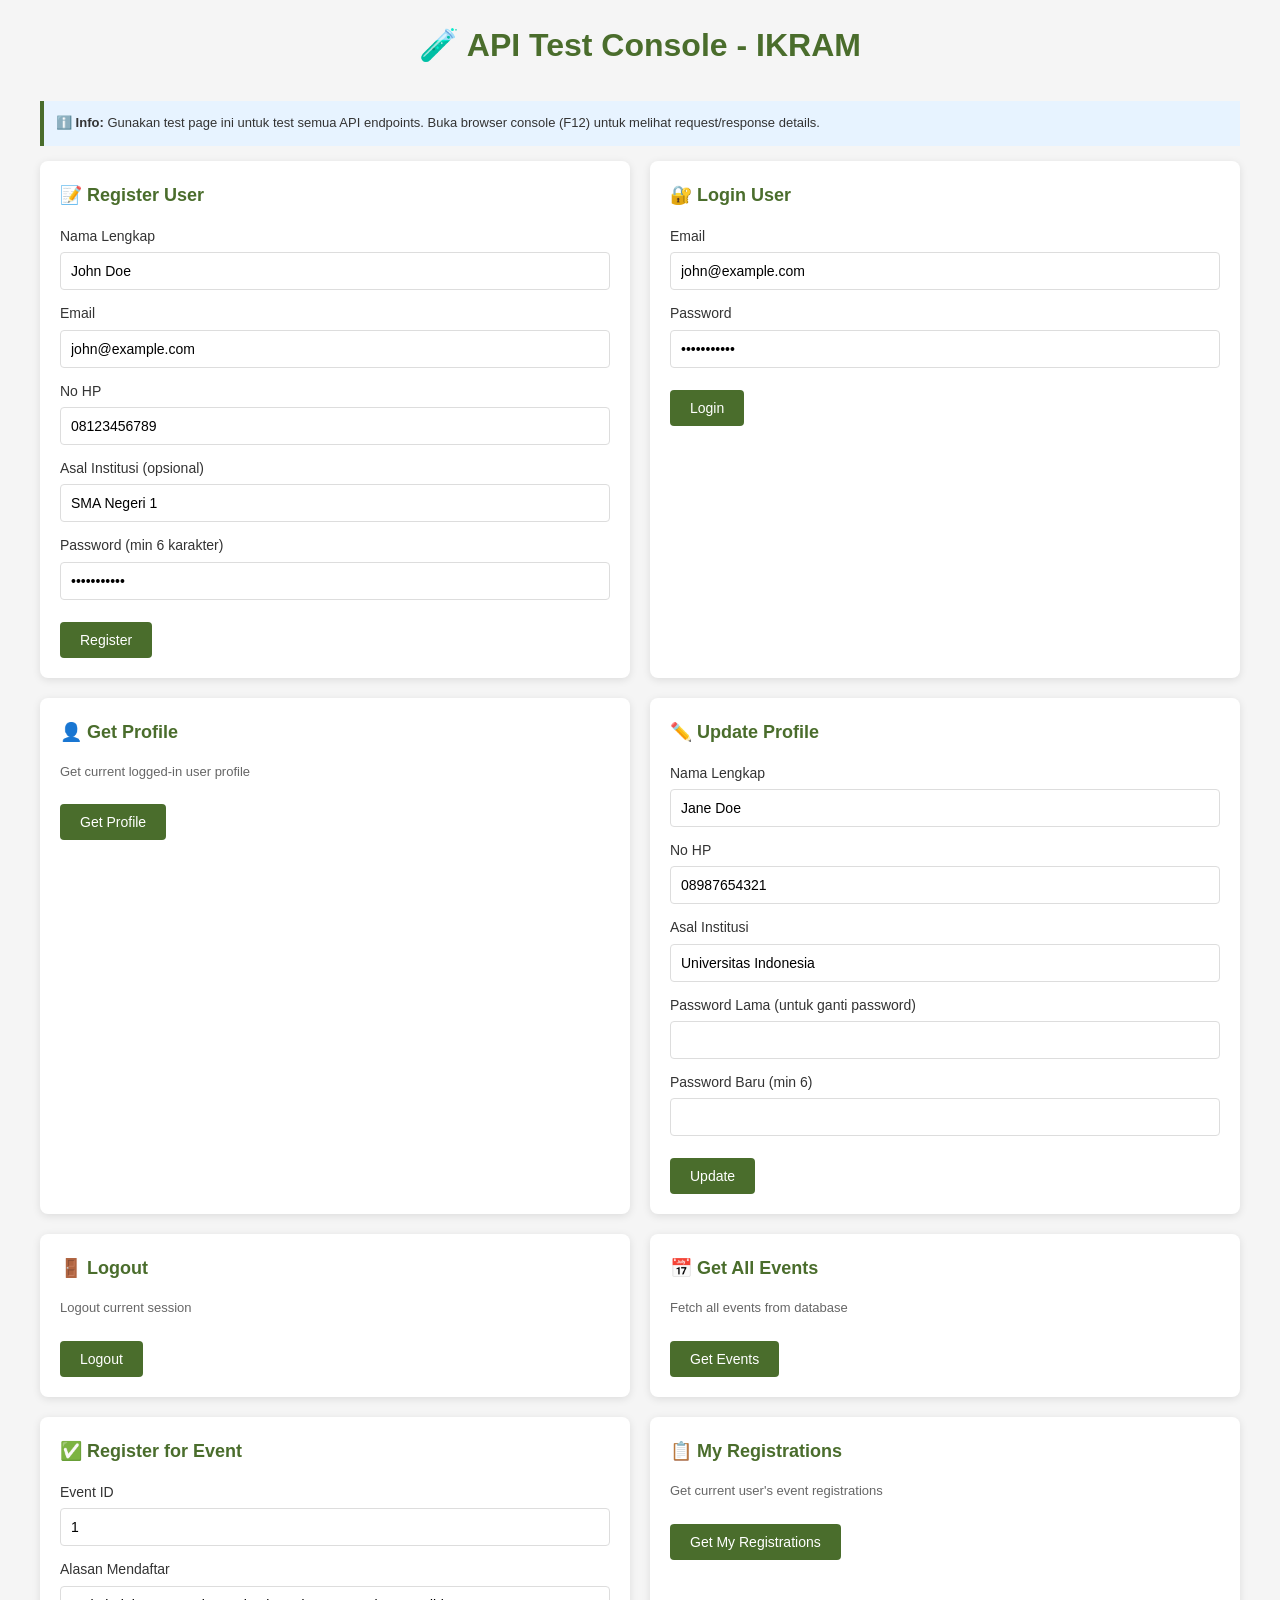
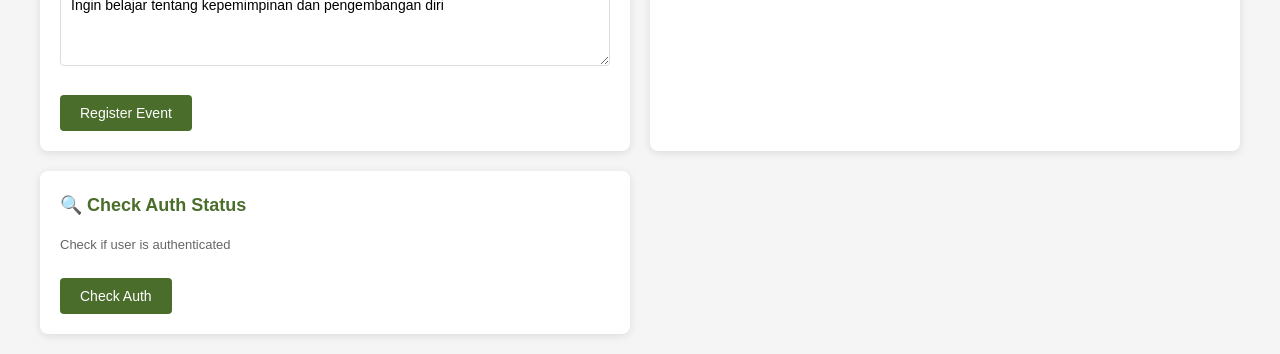
<file: api-test.html>
<!DOCTYPE html>
<html lang="id">
<head>
    <meta charset="UTF-8">
    <meta name="viewport" content="width=device-width, initial-scale=1.0">
    <title>API Test - IKRAM</title>
    <style>
        * { margin: 0; padding: 0; box-sizing: border-box; }
        body {
            font-family: 'Poppins', sans-serif;
            background: #f5f5f5;
            padding: 20px;
            line-height: 1.6;
        }
        .container {
            max-width: 1200px;
            margin: 0 auto;
        }
        h1 {
            color: #4A6D2C;
            margin-bottom: 30px;
            text-align: center;
        }
        .grid {
            display: grid;
            grid-template-columns: repeat(auto-fit, minmax(500px, 1fr));
            gap: 20px;
        }
        .card {
            background: white;
            border-radius: 8px;
            padding: 20px;
            box-shadow: 0 2px 8px rgba(0,0,0,0.1);
        }
        .card h2 {
            color: #4A6D2C;
            margin-bottom: 15px;
            font-size: 18px;
        }
        .form-group {
            margin-bottom: 12px;
        }
        label {
            display: block;
            margin-bottom: 5px;
            font-size: 14px;
            color: #333;
            font-weight: 500;
        }
        input, textarea {
            width: 100%;
            padding: 10px;
            border: 1px solid #ddd;
            border-radius: 4px;
            font-family: 'Poppins', sans-serif;
            font-size: 14px;
        }
        textarea {
            resize: vertical;
            min-height: 80px;
        }
        button {
            background: #4A6D2C;
            color: white;
            border: none;
            padding: 10px 20px;
            border-radius: 4px;
            cursor: pointer;
            font-weight: 500;
            font-size: 14px;
            margin-right: 10px;
            margin-top: 10px;
        }
        button:hover {
            background: #3a5520;
        }
        button.secondary {
            background: #666;
        }
        button.secondary:hover {
            background: #555;
        }
        .result {
            background: #f9f9f9;
            border: 1px solid #ddd;
            border-radius: 4px;
            padding: 12px;
            margin-top: 12px;
            font-size: 13px;
            overflow-x: auto;
        }
        .result pre {
            margin: 0;
            font-family: 'Courier New', monospace;
        }
        .status {
            display: inline-block;
            padding: 4px 8px;
            border-radius: 3px;
            font-size: 12px;
            font-weight: 500;
            margin-bottom: 10px;
        }
        .status.success {
            background: #d4edda;
            color: #155724;
        }
        .status.error {
            background: #f8d7da;
            color: #721c24;
        }
        .status.info {
            background: #d1ecf1;
            color: #0c5460;
        }
        .info-box {
            background: #e7f3ff;
            border-left: 4px solid #4A6D2C;
            padding: 12px;
            margin-bottom: 15px;
            font-size: 13px;
            color: #333;
        }
    </style>
</head>
<body>
    <div class="container">
        <h1>🧪 API Test Console - IKRAM</h1>
        
        <div class="info-box">
            <strong>ℹ️ Info:</strong> Gunakan test page ini untuk test semua API endpoints. Buka browser console (F12) untuk melihat request/response details.
        </div>

        <div class="grid">
            <!-- USER REGISTRATION -->
            <div class="card">
                <h2>📝 Register User</h2>
                <form id="registerForm">
                    <div class="form-group">
                        <label>Nama Lengkap</label>
                        <input type="text" name="nama" value="John Doe" required>
                    </div>
                    <div class="form-group">
                        <label>Email</label>
                        <input type="email" name="email" value="john@example.com" required>
                    </div>
                    <div class="form-group">
                        <label>No HP</label>
                        <input type="tel" name="no_hp" value="08123456789" required>
                    </div>
                    <div class="form-group">
                        <label>Asal Institusi (opsional)</label>
                        <input type="text" name="asal_institusi" value="SMA Negeri 1">
                    </div>
                    <div class="form-group">
                        <label>Password (min 6 karakter)</label>
                        <input type="password" name="password" value="password123" required>
                    </div>
                    <button type="submit">Register</button>
                </form>
                <div id="registerResult" class="result" style="display:none;"></div>
            </div>

            <!-- USER LOGIN -->
            <div class="card">
                <h2>🔐 Login User</h2>
                <form id="loginForm">
                    <div class="form-group">
                        <label>Email</label>
                        <input type="email" name="email" value="john@example.com" required>
                    </div>
                    <div class="form-group">
                        <label>Password</label>
                        <input type="password" name="password" value="password123" required>
                    </div>
                    <button type="submit">Login</button>
                </form>
                <div id="loginResult" class="result" style="display:none;"></div>
            </div>

            <!-- GET PROFILE -->
            <div class="card">
                <h2>👤 Get Profile</h2>
                <p style="font-size: 13px; color: #666; margin-bottom: 12px;">Get current logged-in user profile</p>
                <button onclick="getProfile()">Get Profile</button>
                <div id="profileResult" class="result" style="display:none;"></div>
            </div>

            <!-- UPDATE PROFILE -->
            <div class="card">
                <h2>✏️ Update Profile</h2>
                <form id="updateForm">
                    <div class="form-group">
                        <label>Nama Lengkap</label>
                        <input type="text" name="nama" value="Jane Doe" required>
                    </div>
                    <div class="form-group">
                        <label>No HP</label>
                        <input type="tel" name="no_hp" value="08987654321" required>
                    </div>
                    <div class="form-group">
                        <label>Asal Institusi</label>
                        <input type="text" name="asal_institusi" value="Universitas Indonesia">
                    </div>
                    <div class="form-group">
                        <label>Password Lama (untuk ganti password)</label>
                        <input type="password" name="current_password">
                    </div>
                    <div class="form-group">
                        <label>Password Baru (min 6)</label>
                        <input type="password" name="new_password">
                    </div>
                    <button type="submit">Update</button>
                </form>
                <div id="updateResult" class="result" style="display:none;"></div>
            </div>

            <!-- LOGOUT -->
            <div class="card">
                <h2>🚪 Logout</h2>
                <p style="font-size: 13px; color: #666; margin-bottom: 12px;">Logout current session</p>
                <button onclick="logout()">Logout</button>
                <div id="logoutResult" class="result" style="display:none;"></div>
            </div>

            <!-- GET EVENTS -->
            <div class="card">
                <h2>📅 Get All Events</h2>
                <p style="font-size: 13px; color: #666; margin-bottom: 12px;">Fetch all events from database</p>
                <button onclick="getEvents()">Get Events</button>
                <div id="eventsResult" class="result" style="display:none;"></div>
            </div>

            <!-- REGISTER EVENT -->
            <div class="card">
                <h2>✅ Register for Event</h2>
                <form id="registerEventForm">
                    <div class="form-group">
                        <label>Event ID</label>
                        <input type="number" name="event_id" value="1" required>
                    </div>
                    <div class="form-group">
                        <label>Alasan Mendaftar</label>
                        <textarea name="alasan_mendaftar">Ingin belajar tentang kepemimpinan dan pengembangan diri</textarea>
                    </div>
                    <button type="submit">Register Event</button>
                </form>
                <div id="registerEventResult" class="result" style="display:none;"></div>
            </div>

            <!-- GET MY REGISTRATIONS -->
            <div class="card">
                <h2>📋 My Registrations</h2>
                <p style="font-size: 13px; color: #666; margin-bottom: 12px;">Get current user's event registrations</p>
                <button onclick="getMyRegistrations()">Get My Registrations</button>
                <div id="myRegsResult" class="result" style="display:none;"></div>
            </div>

            <!-- CHECK AUTH STATUS -->
            <div class="card">
                <h2>🔍 Check Auth Status</h2>
                <p style="font-size: 13px; color: #666; margin-bottom: 12px;">Check if user is authenticated</p>
                <button onclick="checkAuth()">Check Auth</button>
                <div id="authResult" class="result" style="display:none;"></div>
            </div>
        </div>
    </div>

    <script>
        // Helper function to show result
        function showResult(elementId, data, isError = false) {
            const el = document.getElementById(elementId);
            const status = document.createElement('div');
            status.className = `status ${isError ? 'error' : (data.success ? 'success' : 'info')}`;
            status.textContent = data.message;
            el.innerHTML = status.outerHTML + '<pre>' + JSON.stringify(data, null, 2) + '</pre>';
            el.style.display = 'block';
            console.log(elementId, data);
        }

        // Register
        document.getElementById('registerForm').addEventListener('submit', async (e) => {
            e.preventDefault();
            const fd = new FormData(e.target);
            fd.append('action', 'register');
            try {
                const res = await fetch('api/user_auth.php', { method: 'POST', body: fd, credentials: 'include' });
                const data = await res.json();
                showResult('registerResult', data, !data.success);
            } catch (e) {
                showResult('registerResult', { success: false, message: e.message }, true);
            }
        });

        // Login
        document.getElementById('loginForm').addEventListener('submit', async (e) => {
            e.preventDefault();
            const fd = new FormData(e.target);
            fd.append('action', 'login');
            try {
                const res = await fetch('api/user_auth.php', { method: 'POST', body: fd, credentials: 'include' });
                const data = await res.json();
                showResult('loginResult', data, !data.success);
            } catch (e) {
                showResult('loginResult', { success: false, message: e.message }, true);
            }
        });

        // Get Profile
        async function getProfile() {
            try {
                const res = await fetch('api/user_auth.php?action=me', { credentials: 'include' });
                const data = await res.json();
                showResult('profileResult', data, !data.success);
            } catch (e) {
                showResult('profileResult', { success: false, message: e.message }, true);
            }
        }

        // Update Profile
        document.getElementById('updateForm').addEventListener('submit', async (e) => {
            e.preventDefault();
            const fd = new FormData(e.target);
            fd.append('action', 'update_profile');
            try {
                const res = await fetch('api/user_auth.php', { method: 'POST', body: fd, credentials: 'include' });
                const data = await res.json();
                showResult('updateResult', data, !data.success);
            } catch (e) {
                showResult('updateResult', { success: false, message: e.message }, true);
            }
        });

        // Logout
        async function logout() {
            const fd = new FormData();
            fd.append('action', 'logout');
            try {
                const res = await fetch('api/user_auth.php', { method: 'POST', body: fd, credentials: 'include' });
                const data = await res.json();
                showResult('logoutResult', data, !data.success);
            } catch (e) {
                showResult('logoutResult', { success: false, message: e.message }, true);
            }
        }

        // Get Events
        async function getEvents() {
            try {
                const res = await fetch('api/events.php');
                const data = await res.json();
                showResult('eventsResult', data, !data.success);
            } catch (e) {
                showResult('eventsResult', { success: false, message: e.message }, true);
            }
        }

        // Register Event
        document.getElementById('registerEventForm').addEventListener('submit', async (e) => {
            e.preventDefault();
            const fd = new FormData(e.target);
            fd.append('action', 'register');
            try {
                const res = await fetch('api/registrations.php', { method: 'POST', body: fd, credentials: 'include' });
                const data = await res.json();
                showResult('registerEventResult', data, !data.success);
            } catch (e) {
                showResult('registerEventResult', { success: false, message: e.message }, true);
            }
        });

        // Get My Registrations
        async function getMyRegistrations() {
            try {
                const res = await fetch('api/registrations.php?action=mine', { credentials: 'include' });
                const data = await res.json();
                showResult('myRegsResult', data, !data.success);
            } catch (e) {
                showResult('myRegsResult', { success: false, message: e.message }, true);
            }
        }

        // Check Auth
        async function checkAuth() {
            try {
                const res = await fetch('api/user_auth.php?action=check', { credentials: 'include' });
                const data = await res.json();
                showResult('authResult', data, !data.success);
            } catch (e) {
                showResult('authResult', { success: false, message: e.message }, true);
            }
        }

        console.log('API Test Console Ready!');
    </script>
</body>
</html>
</file>
